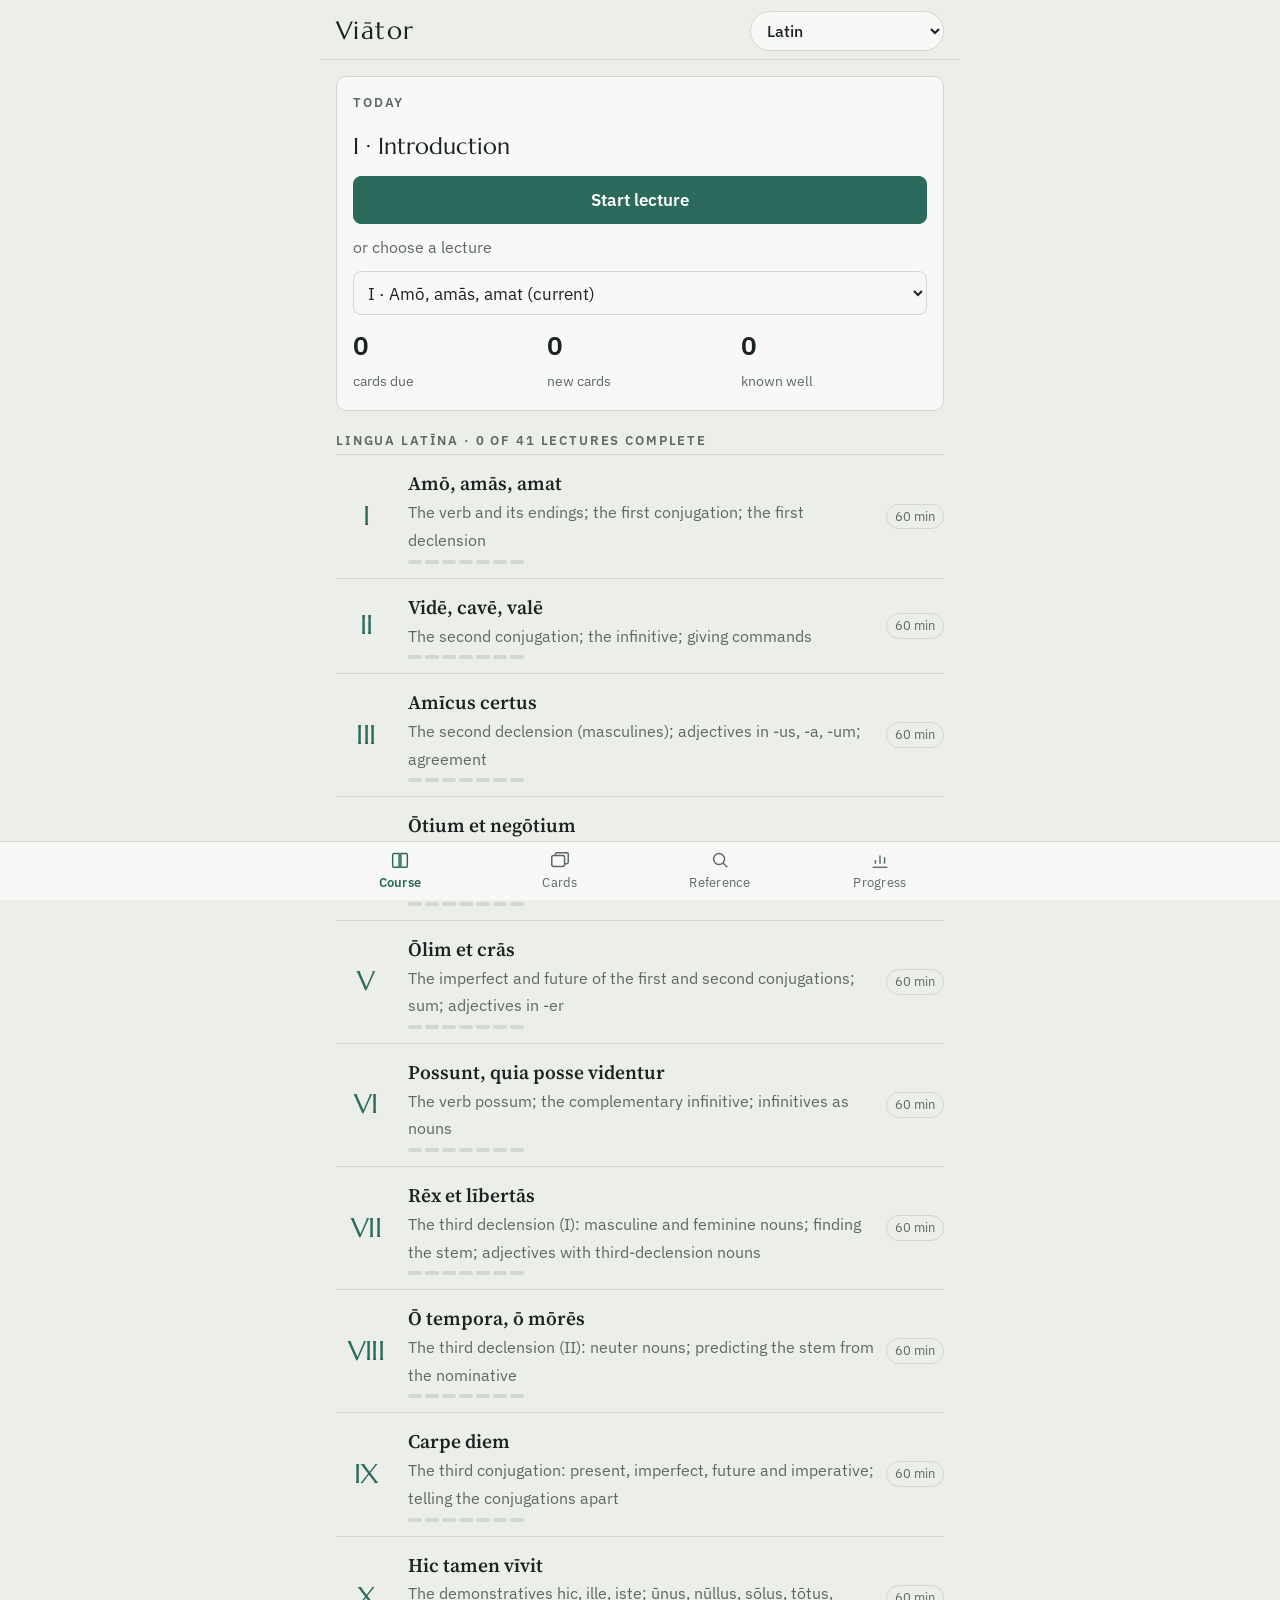
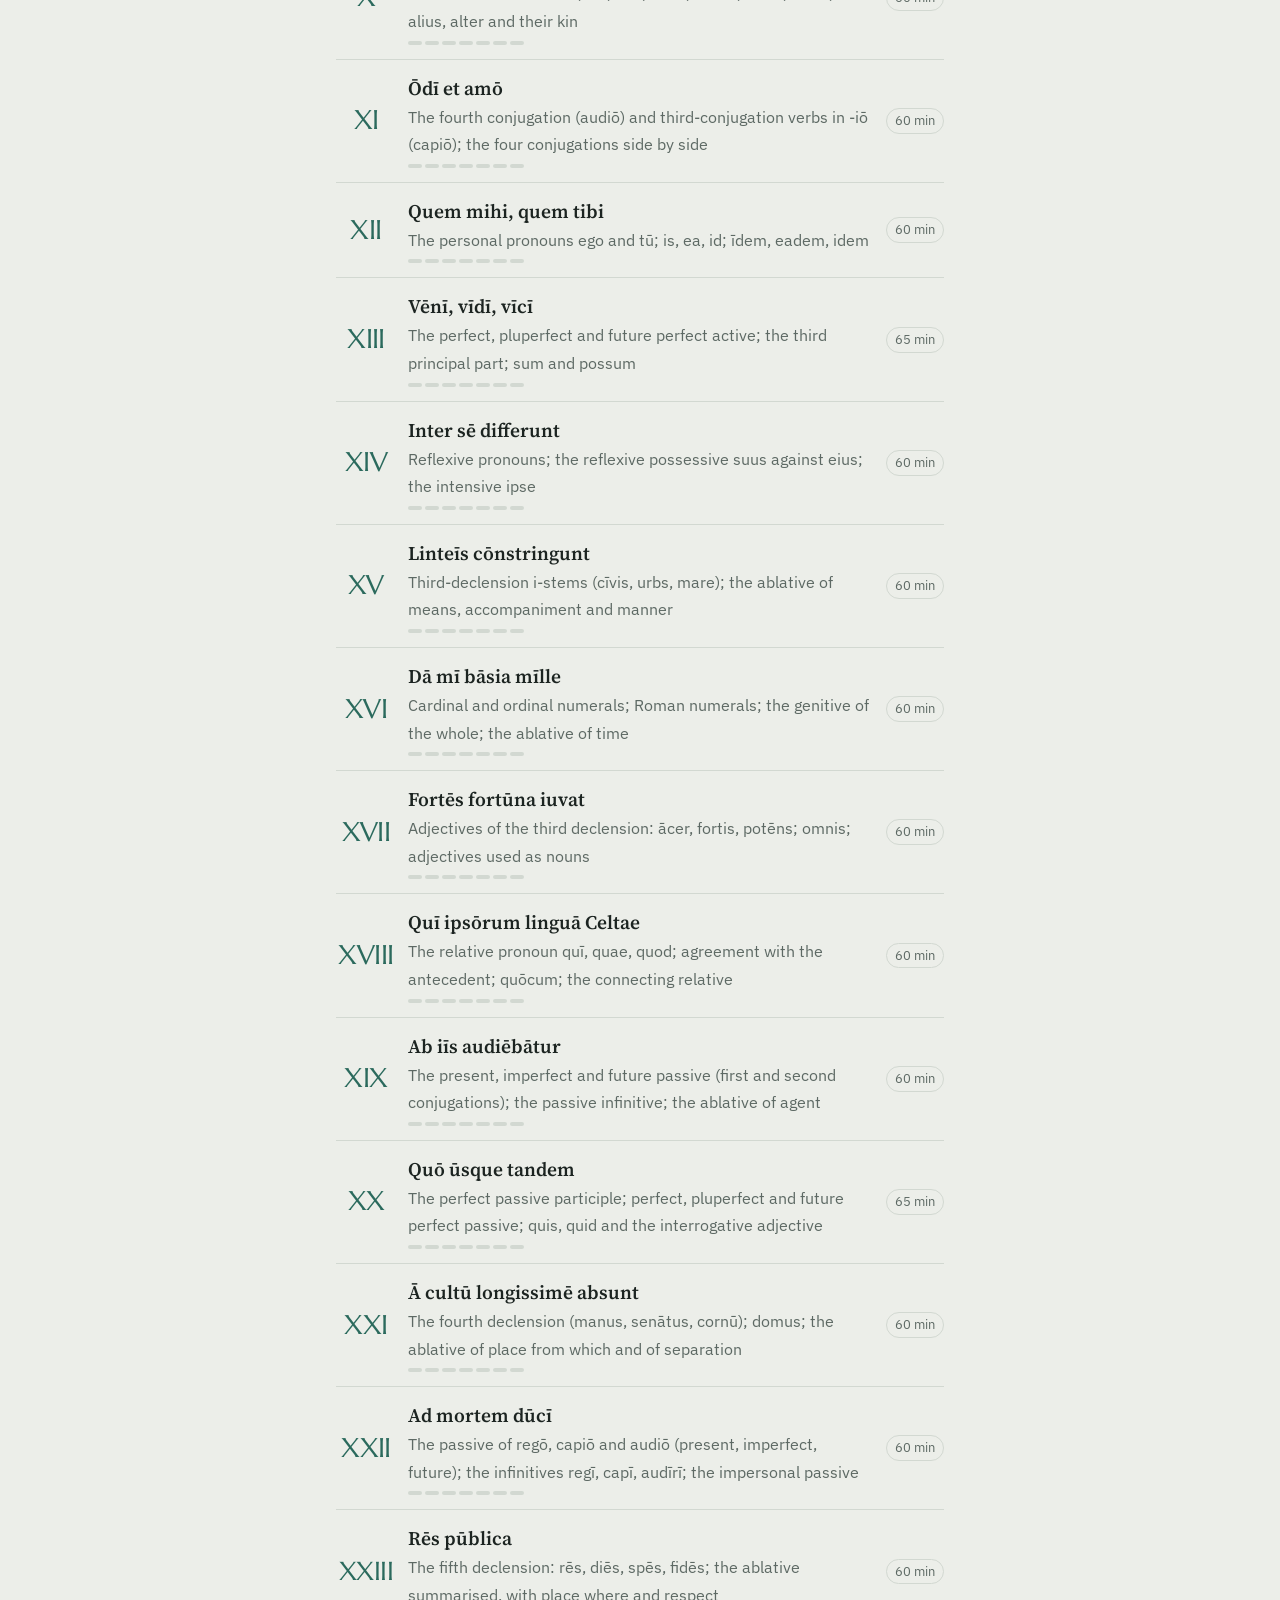
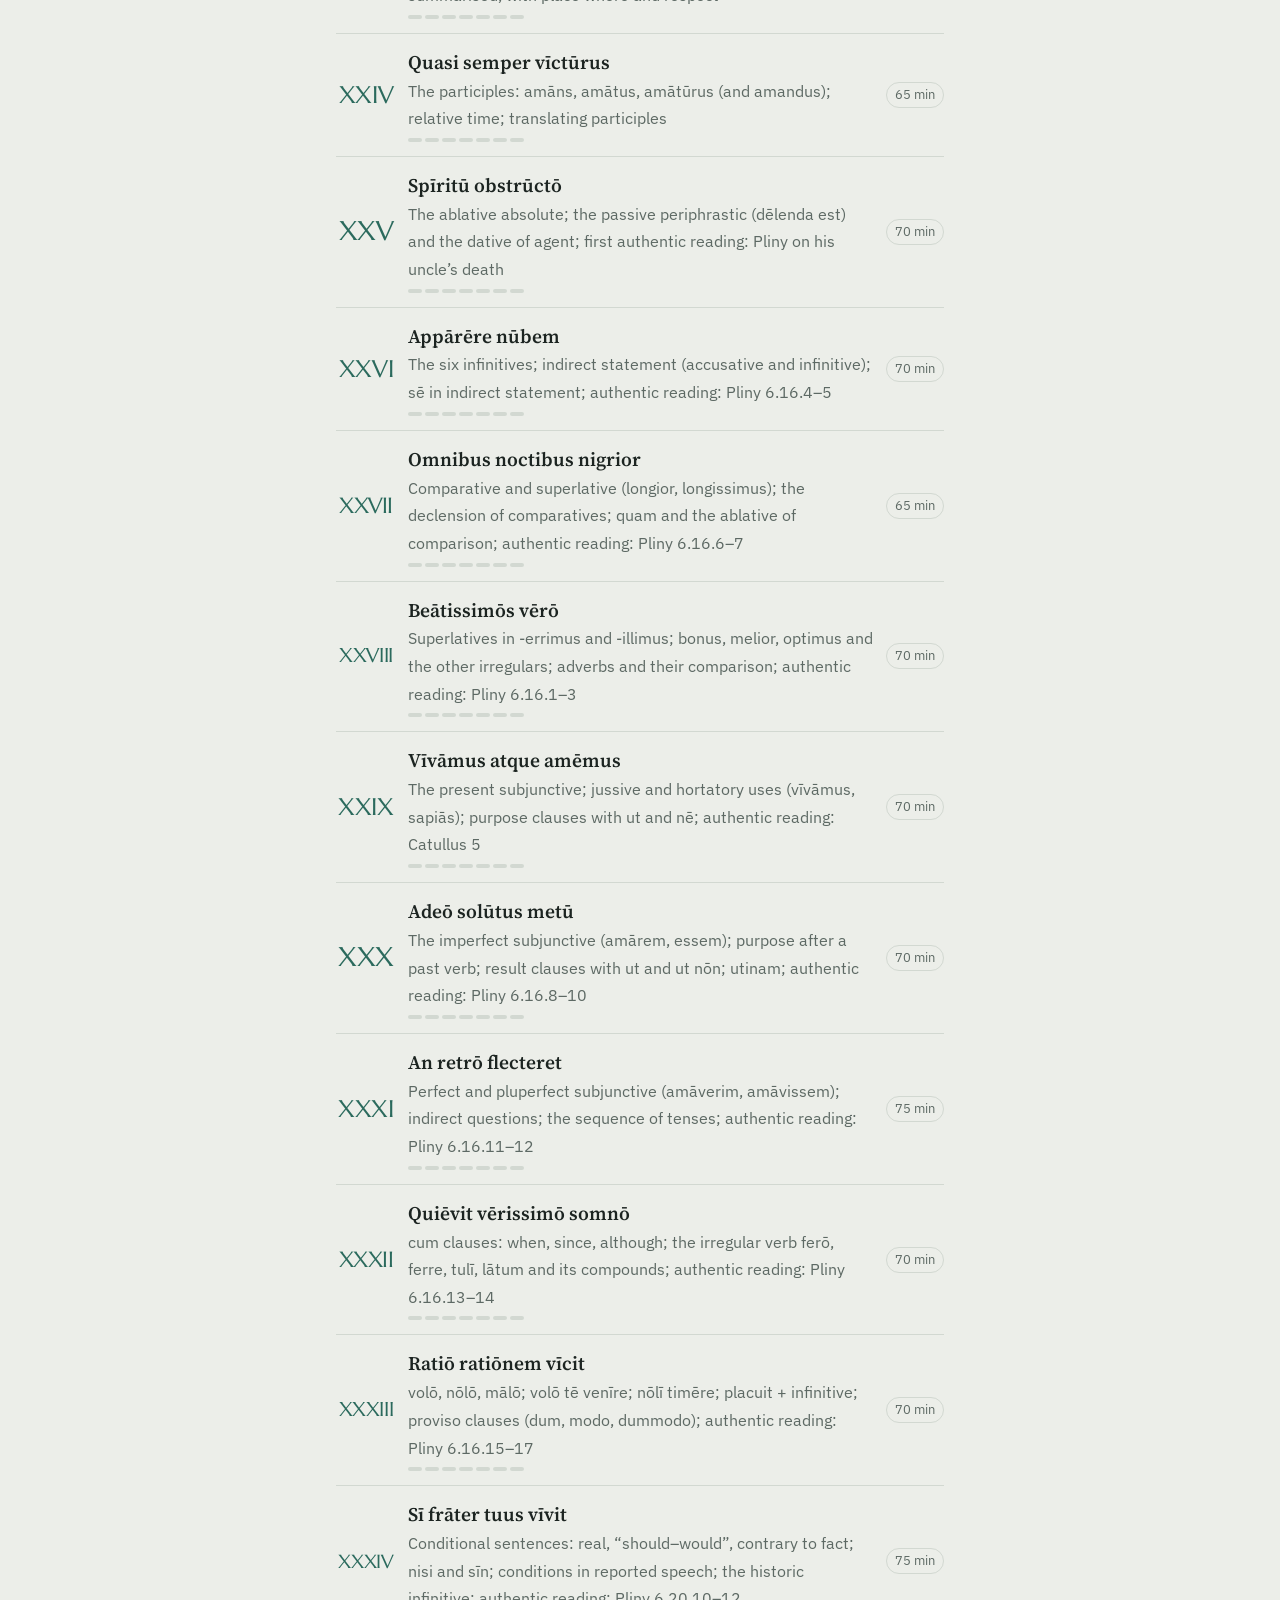
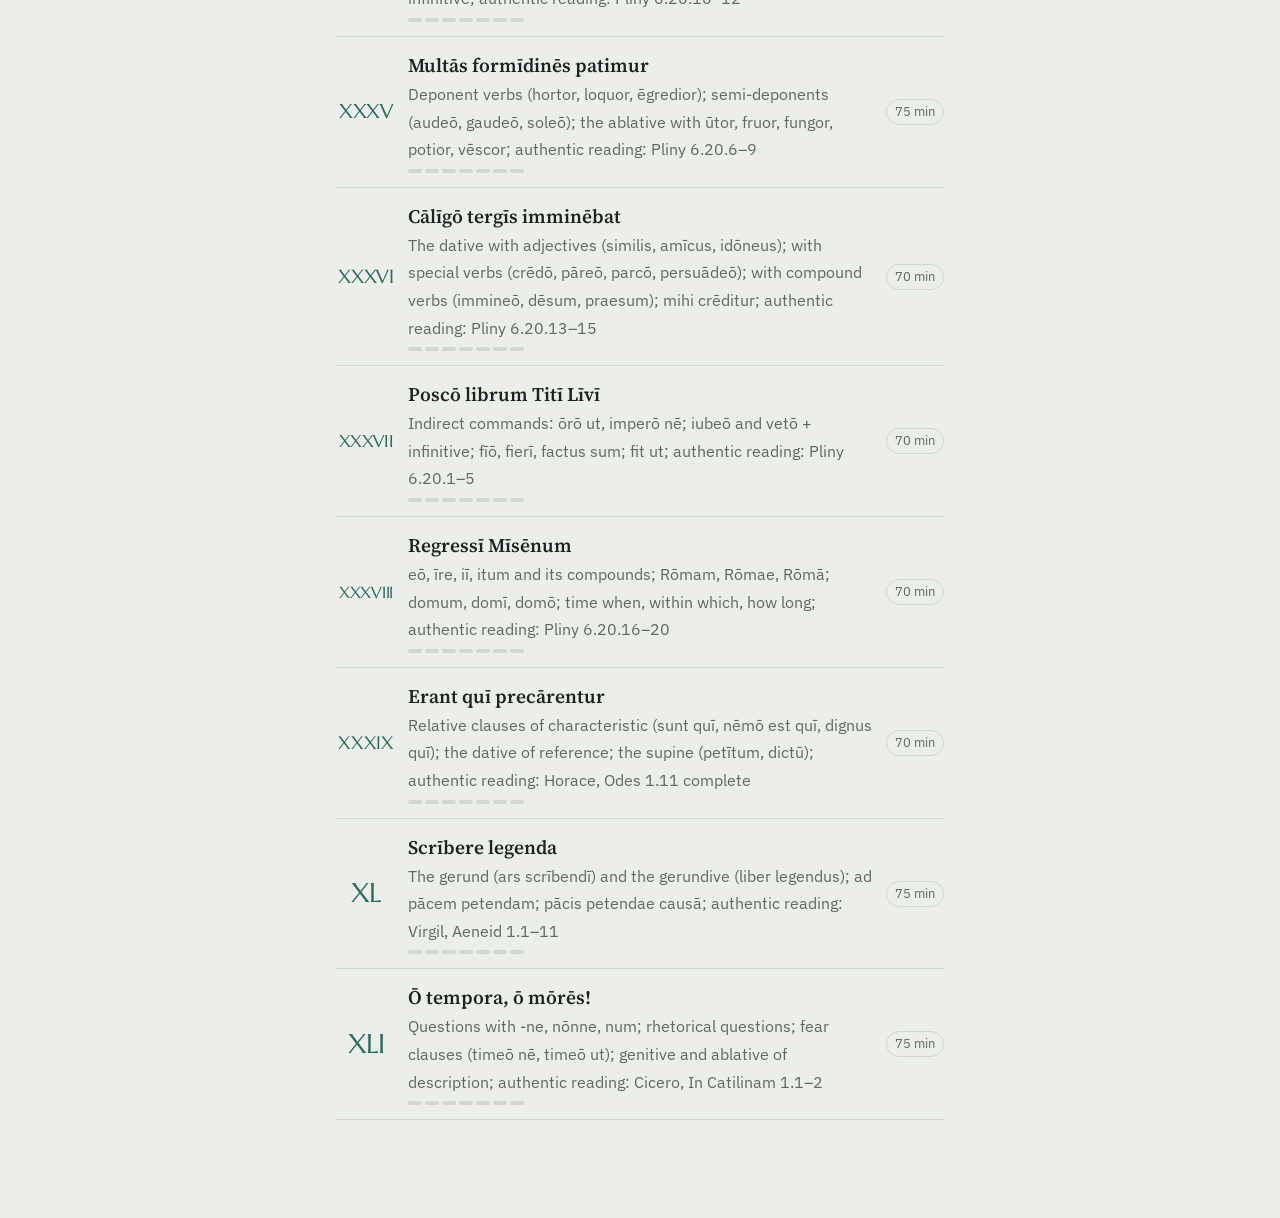
<file: index.html>
<!doctype html>
<html lang="en-GB">
<head>
<meta charset="utf-8">
<meta name="viewport" content="width=device-width, initial-scale=1, viewport-fit=cover">
<title>Viātor</title>
<meta name="theme-color" content="#eceee9" media="(prefers-color-scheme: light)">
<meta name="theme-color" content="#111614" media="(prefers-color-scheme: dark)">
<meta name="apple-mobile-web-app-capable" content="yes">
<meta name="mobile-web-app-capable" content="yes">
<meta name="apple-mobile-web-app-title" content="Viātor">
<meta name="apple-mobile-web-app-status-bar-style" content="default">
<link rel="manifest" href="manifest.webmanifest">
<link rel="apple-touch-icon" href="icons/icon-180.png">
<link rel="icon" href="icons/icon-192.png">
<link rel="preconnect" href="https://fonts.googleapis.com">
<link rel="preconnect" href="https://fonts.gstatic.com" crossorigin>
<link rel="stylesheet" href="https://fonts.googleapis.com/css2?family=IBM+Plex+Sans:wght@400;500;600&family=Marcellus&family=Source+Serif+4:ital,opsz,wght@0,8..60,400;0,8..60,600;1,8..60,400&display=swap">
<link rel="stylesheet" href="https://fonts.googleapis.com/css2?family=Noto+Serif&text=%EA%9D%9B%EA%9D%91%EA%9D%93%E2%81%8A%E2%82%B0%C5%BF%EA%9D%B0&display=swap">
<link rel="stylesheet" href="app.css">
</head>
<body>
<div id="app"></div>
<script src="app.js" data-content="content/"></script>
<script>
  if ('serviceWorker' in navigator && location.protocol === 'https:') {
    // When a new version has been downloaded and takes over, the app decides when to reload (Viator.updateReady),
    // so that an exercise or test in progress is not lost.
    var hadController = !!navigator.serviceWorker.controller, reloaded = false;
    navigator.serviceWorker.addEventListener('controllerchange', function () {
      if (!hadController || reloaded) { hadController = true; return; }
      reloaded = true;
      if (window.Viator && window.Viator.updateReady) window.Viator.updateReady(); else location.reload();
    });
    navigator.serviceWorker.register('sw.js').then(function (reg) { reg.update(); }).catch(function () {});
  }
</script>
</body>
</html>
</file>
<file: app.css>
/* Viātor — phone-first study app. Layout: single column, sticky header, fixed tab bar at the bottom. */
:root {
  --bg: #eceee9;
  --surface: #f8f9f6;
  --ink: #1c2421;
  --muted: #5d6964;
  --line: #d2d8d1;
  --accent: #2b6a5d;
  --accent-ink: #ffffff;
  --accent-soft: #d6e5df;
  --ochre: #8c600e;
  --good: #2c7a4c;
  --good-soft: #dcefe2;
  --bad: #ad3a2e;
  --bad-soft: #f4dfdb;
  --font-display: "Marcellus", "Trajan Pro", Georgia, serif;
  --font-text: "Source Serif 4", "Noto Serif", "Iowan Old Style", Georgia, serif;
  --font-ui: "IBM Plex Sans", -apple-system, "Segoe UI", Roboto, sans-serif;
  --sea: #d4e2e3;
  --landfill: #ece6d6;
  --coast: #8b9a90;
  --radius: 10px;
  --tabbar-h: 58px;
}
@media (prefers-color-scheme: dark) {
  :root:not([data-theme="light"]) {
    --bg: #111614; --surface: #19201d; --ink: #e3e9e5; --muted: #93a19b; --line: #2b3531;
    --accent: #6cb7a4; --accent-ink: #0c1311; --accent-soft: #1e3530; --ochre: #d6a649;
    --good: #6cc48f; --good-soft: #1b3326; --bad: #e27b6f; --bad-soft: #3a211e;
    --sea: #15242a; --landfill: #23302b; --coast: #4d5f57;
    color-scheme: dark;
  }
}
:root[data-theme="dark"] {
  --bg: #111614; --surface: #19201d; --ink: #e3e9e5; --muted: #93a19b; --line: #2b3531;
  --accent: #6cb7a4; --accent-ink: #0c1311; --accent-soft: #1e3530; --ochre: #d6a649;
  --good: #6cc48f; --good-soft: #1b3326; --bad: #e27b6f; --bad-soft: #3a211e;
  --sea: #15242a; --landfill: #23302b; --coast: #4d5f57;
  color-scheme: dark;
}

* { box-sizing: border-box; }
html { font-size: calc(16px * var(--scale, 1.15)); touch-action: manipulation; }
html, body { background: var(--bg); color: var(--ink); }
body {
  margin: 0;
  font-family: var(--font-ui);
  font-size: 1rem;
  line-height: 1.5;
  -webkit-text-size-adjust: 100%;
  -webkit-tap-highlight-color: transparent;
}
body::before {
  content: ""; position: fixed; inset: 0 0 auto; height: env(safe-area-inset-top, 0px);
  z-index: 10; background: var(--bg);
}
button, input, textarea, select { font: inherit; color: inherit; }
button { cursor: pointer; }
:focus-visible { outline: 2px solid var(--accent); outline-offset: 2px; }
button:active:not(:disabled), summary:active { filter: brightness(0.92); }
:root[data-theme="dark"] button:active:not(:disabled) { filter: brightness(1.15); }
@media (prefers-color-scheme: dark) { :root:not([data-theme="light"]) button:active:not(:disabled) { filter: brightness(1.15); } }

.app { max-width: 640px; margin: 0 auto; min-height: 100%; padding-bottom: calc(var(--tabbar-h) + env(safe-area-inset-bottom, 0px) + 24px); }
.gutter { padding-left: max(16px, env(safe-area-inset-left, 0px)); padding-right: max(16px, env(safe-area-inset-right, 0px)); }

/* Header */
.top {
  position: sticky; top: env(safe-area-inset-top, 0px); z-index: 5;
  background: var(--bg);
  display: flex; align-items: center; gap: 12px;
  padding-block: 12px 10px;
  border-bottom: 1px solid var(--line);
}
.brand { font-family: var(--font-display); font-size: 1.35rem; letter-spacing: 0.06em; margin: 0; }
.top .spacer { flex: 1; }
.coursepick {
  border: 1px solid var(--line); background: var(--surface); border-radius: 999px;
  padding: 4px 12px; font-size: max(16px, 0.85rem); font-weight: 500; min-height: 40px; margin-block: -4px;
}
.back { background: none; border: 0; padding: 4px 12px 4px 0; color: var(--accent); font-weight: 500; min-height: 44px; margin-block: -4px; }

/* Tab bar */
.tabs {
  position: fixed; left: 0; right: 0; bottom: 0; z-index: 6;
  background: var(--surface); border-top: 1px solid var(--line);
  padding-bottom: env(safe-area-inset-bottom, 0px);
  padding-left: env(safe-area-inset-left, 0px); padding-right: env(safe-area-inset-right, 0px);
}
.tabs-inner { max-width: 640px; margin: 0 auto; display: grid; grid-template-columns: repeat(4, 1fr); height: var(--tabbar-h); }
.tab { background: none; border: 0; display: flex; flex-direction: column; align-items: center; justify-content: center; gap: 2px; font-size: 0.72rem; color: var(--muted); letter-spacing: 0.02em; position: relative; }
.tab svg { width: 22px; height: 22px; stroke: currentColor; fill: none; stroke-width: 1.6; }
.tab[aria-current="page"] { color: var(--accent); font-weight: 600; }
.tab .badge { position: absolute; top: 6px; left: 54%; background: var(--accent); color: var(--accent-ink); font-size: 0.65rem; border-radius: 999px; padding: 0 5px; line-height: 16px; min-width: 16px; text-align: center; font-variant-numeric: tabular-nums; }

/* Generic */
main { padding-block: 16px; display: flex; flex-direction: column; gap: 20px; }
h1, h2, h3 { text-wrap: balance; }
h2.section { font-family: var(--font-display); font-weight: 400; font-size: 1.5rem; margin: 0; letter-spacing: 0.02em; }
.eyebrow { font-size: 0.72rem; text-transform: uppercase; letter-spacing: 0.14em; color: var(--muted); font-weight: 600; margin: 0 0 4px; }
.muted { color: var(--muted); }
.small { font-size: 0.85rem; }
.stack { display: flex; flex-direction: column; gap: 12px; }
.row { display: flex; gap: 8px; flex-wrap: wrap; align-items: center; }
.panel { background: var(--surface); border: 1px solid var(--line); border-radius: var(--radius); padding: 16px; }
.btn {
  border: 1px solid var(--accent); background: var(--accent); color: var(--accent-ink);
  border-radius: 8px; padding: 10px 16px; font-weight: 600; font-size: 0.95rem; min-height: 44px;
}
.btn.ghost { background: transparent; color: var(--accent); }
.btn.quiet { background: transparent; border-color: var(--line); color: var(--ink); font-weight: 500; }
.btn.danger { background: transparent; border-color: var(--bad); color: var(--bad); }
.btn.wide { width: 100%; }
.btn:disabled { opacity: 0.45; cursor: default; }

/* Latin text */
.la { font-family: var(--font-text); font-weight: 600; }
.prose { font-family: var(--font-text); font-size: 1.06rem; line-height: 1.62; }
.prose p, .prose ul, .prose ol { margin: 0 0 0.85em; max-width: 65ch; }
.prose h3 { font-family: var(--font-ui); font-size: 0.8rem; text-transform: uppercase; letter-spacing: 0.12em; color: var(--muted); margin: 1.4em 0 0.5em; }
.prose li { margin-bottom: 0.35em; }
.prose .aside { font-size: 0.95rem; color: var(--muted); border-left: 2px solid var(--ochre); padding-left: 12px; }
.prose .big { font-size: 1.5rem; margin-bottom: 0.3em; }
.gl { font-family: var(--font-ui); font-size: 0.82rem; color: var(--muted); font-weight: 400; }
.tablewrap { overflow-x: auto; margin: 0 0 1em; }
table { border-collapse: collapse; font-size: 0.98rem; min-width: 100%; }
th, td { text-align: left; padding: 7px 10px; border-bottom: 1px solid var(--line); vertical-align: top; }
thead th { font-family: var(--font-ui); font-size: 0.72rem; text-transform: uppercase; letter-spacing: 0.1em; color: var(--muted); font-weight: 600; }
tbody th { font-family: var(--font-ui); font-size: 0.85rem; font-weight: 500; color: var(--muted); white-space: nowrap; }

/* Home */
.today { display: grid; gap: 12px; }
.today .lead { font-family: var(--font-display); font-size: 1.25rem; margin: 0; }
.stats3 { display: grid; grid-template-columns: repeat(3, 1fr); gap: 8px; }
.stat { text-align: left; }
.stat b { display: block; font-size: 1.4rem; font-variant-numeric: tabular-nums; font-weight: 600; }
.stat span { font-size: 0.75rem; color: var(--muted); }
.nudge { border: 1px solid var(--ochre); border-radius: var(--radius); padding: 12px 14px; display: flex; gap: 12px; align-items: center; flex-wrap: wrap; font-size: 0.92rem; }
.nudge p { margin: 0; flex: 1 1 200px; min-width: 0; }

.lectures { display: flex; flex-direction: column; border-top: 1px solid var(--line); }
.lect { display: grid; grid-template-columns: 60px 1fr auto; gap: 12px; align-items: center; padding: 14px 0; border-bottom: 1px solid var(--line); background: none; border-left: 0; border-right: 0; border-top: 0; text-align: left; width: 100%; }
.lect .num { font-family: var(--font-display); font-size: 1.7rem; text-align: center; color: var(--accent); line-height: 1; white-space: nowrap; letter-spacing: -0.02em; }
.lect .t { font-family: var(--font-text); font-weight: 600; font-size: 1.05rem; }
.lect > span:nth-child(2), .lhead > div { min-width: 0; overflow-wrap: break-word; }
.lect .s { font-size: 0.85rem; color: var(--muted); }
.lect.planned .num, .lect.planned .t { color: var(--muted); font-weight: 400; }
.lect.planned { cursor: default; }
.dots { display: flex; gap: 3px; margin-top: 6px; }
.dots i { width: 14px; height: 4px; border-radius: 2px; background: var(--line); }
.dots i.on { background: var(--accent); }
.pill { font-size: 0.72rem; border-radius: 999px; padding: 2px 8px; border: 1px solid var(--line); color: var(--muted); white-space: nowrap; }
.pill.done { border-color: var(--good); color: var(--good); }

/* Lecture */
.lhead { display: grid; grid-template-columns: auto 1fr; gap: 16px; align-items: center; }
.lhead .numeral { font-family: var(--font-display); font-size: 3.4rem; line-height: 0.85; color: var(--accent); }
.lhead .numeral { white-space: nowrap; }
.lhead h1 { font-family: var(--font-text); font-size: 1.5rem; margin: 0; line-height: 1.2; }
.lmini { margin: 0; font-size: 1rem; white-space: nowrap; overflow: hidden; text-overflow: ellipsis; }
.lmini .numeral { font-family: var(--font-display); color: var(--accent); margin-right: 4px; }
.lhead p { margin: 4px 0 0; color: var(--muted); font-size: 0.9rem; }
.chips { display: flex; gap: 6px; overflow-x: auto; padding-bottom: 4px; scrollbar-width: none; margin: 0 calc(-1 * max(16px, env(safe-area-inset-left, 0px))); padding-left: max(16px, env(safe-area-inset-left, 0px)); padding-right: 16px; }
.chips::-webkit-scrollbar { display: none; }
.chip { flex: none; border: 1px solid var(--line); background: var(--surface); border-radius: 999px; padding: 6px 13px; font-size: 0.85rem; display: flex; align-items: center; gap: 6px; min-height: 44px; }
.chip[aria-current="true"] { background: var(--accent); border-color: var(--accent); color: var(--accent-ink); }
.chip .tick { width: 7px; height: 7px; border-radius: 50%; background: var(--line); }
.chip.done .tick { background: var(--good); }
.chip[aria-current="true"] .tick { background: var(--accent-ink); }

.gblock { border-top: 1px solid var(--line); padding-top: 14px; }
.gblock h3.gt { font-family: var(--font-ui); font-size: 1rem; margin: 0 0 8px; text-transform: none; letter-spacing: 0; color: var(--ink); }

/* Vocabulary */
.vlist { display: flex; flex-direction: column; }
.vitem { padding: 12px 0; border-bottom: 1px solid var(--line); display: grid; gap: 2px; }
.vitem .vla { font-family: var(--font-text); font-weight: 600; font-size: 1.08rem; }
.vitem .vmeta { font-size: 0.8rem; color: var(--muted); }
.vitem .ven { font-size: 0.98rem; }
.vitem .vstress { font-size: 0.8rem; color: var(--ochre); letter-spacing: 0.04em; font-variant-numeric: tabular-nums; }
.vitem .vnote { font-size: 0.85rem; color: var(--muted); }
.g-tag { font-size: 0.7rem; border: 1px solid var(--line); border-radius: 4px; padding: 0 5px; margin-left: 6px; font-family: var(--font-ui); font-weight: 500; color: var(--muted); vertical-align: 2px; }
.speak { border: 1px solid var(--line); background: none; border-radius: 6px; padding: 2px 8px; font-size: 0.8rem; margin-left: 8px; }

/* Exercises */
.exhead { display: flex; justify-content: space-between; align-items: center; font-size: 0.85rem; color: var(--muted); }
.bar { height: 4px; background: var(--line); border-radius: 2px; overflow: hidden; }
.bar > i { display: block; height: 100%; background: var(--accent); transition: width 0.3s; }
.q { font-family: var(--font-text); font-size: 1.15rem; line-height: 1.45; margin: 0; }
.q .hint { display: block; font-family: var(--font-ui); font-size: 0.85rem; color: var(--muted); margin-top: 4px; }
.opts { display: flex; flex-direction: column; gap: 8px; }
.opt { text-align: left; border: 1px solid var(--line); background: var(--surface); border-radius: 8px; padding: 12px 14px; min-height: 48px; font-size: 1rem; }
.opt.right { border-color: var(--good); background: var(--good-soft); }
.opt.wrong { border-color: var(--bad); background: var(--bad-soft); }
.field { width: 100%; border: 1px solid var(--line); background: var(--surface); border-radius: 8px; padding: 12px; font-family: var(--font-text); font-size: max(16px, 1.1rem); min-height: 48px; }
.field.right { border-color: var(--good); background: var(--good-soft); }
.field.wrong { border-color: var(--bad); background: var(--bad-soft); }
textarea.field { min-height: 88px; resize: vertical; }
.kbd { display: flex; gap: 6px; flex-wrap: wrap; }
.kbd button { border: 1px solid var(--line); background: var(--surface); border-radius: 6px; min-width: 44px; min-height: 44px; font-family: var(--font-text); font-size: 1.1rem; }
.feedback { border-radius: 8px; padding: 12px 14px; font-size: 0.95rem; }
.feedback.ok { background: var(--good-soft); border: 1px solid var(--good); }
.feedback.no { background: var(--bad-soft); border: 1px solid var(--bad); }
.feedback b { display: block; margin-bottom: 2px; }
.feedback .la { font-weight: 600; }

.ptable { width: 100%; }
.ptable td { padding: 4px; }
.ptable input { width: 100%; min-width: 0; border: 1px solid var(--line); background: var(--surface); border-radius: 6px; padding: 8px; font-family: var(--font-text); font-size: max(16px, 1rem); }
.ptable input.right { border-color: var(--good); background: var(--good-soft); }
.ptable input.wrong { border-color: var(--bad); background: var(--bad-soft); }
.ptable .sol { display: block; font-size: 0.8rem; color: var(--bad); padding: 2px 4px 0; font-family: var(--font-text); }

.match { display: grid; grid-template-columns: 1fr 1fr; gap: 8px; }
.match .col { display: flex; flex-direction: column; gap: 8px; min-width: 0; }
.match button { border: 1px solid var(--line); background: var(--surface); border-radius: 8px; padding: 10px; min-height: 48px; text-align: left; font-size: 0.95rem; overflow-wrap: anywhere; }
.match button.sel { border-color: var(--accent); box-shadow: inset 0 0 0 1px var(--accent); }
.match button.matched { opacity: 0.45; border-color: var(--good); }
.match button.miss { border-color: var(--bad); background: var(--bad-soft); }

.order-line { min-height: 56px; border: 1px dashed var(--line); border-radius: 8px; padding: 8px; display: flex; flex-wrap: wrap; gap: 6px; align-items: flex-start; }
.order-bank { display: flex; flex-wrap: wrap; gap: 6px; }
.tok { border: 1px solid var(--line); background: var(--surface); border-radius: 6px; padding: 8px 10px; font-size: 0.95rem; min-height: 44px; }
.order-line .tok { background: var(--accent-soft); border-color: var(--accent); }

/* Reading */
.reading { font-family: var(--font-text); font-size: 1.2rem; line-height: 1.85; }
.reading .w { cursor: pointer; border-radius: 3px; padding: 0 1px; }
.reading .w.sel { background: var(--accent-soft); box-shadow: 0 2px 0 var(--accent); }
.reading .w.new { text-decoration: underline dotted var(--ochre); text-underline-offset: 4px; }
.glossbox { position: sticky; bottom: calc(var(--tabbar-h) + env(safe-area-inset-bottom, 0px) + 8px); background: var(--surface); border: 1px solid var(--accent); border-radius: var(--radius); padding: 12px 14px; font-size: 0.95rem; }
.glossbox .la { font-size: 1.05rem; }

/* Flashcards */
.deckpick { display: grid; grid-template-columns: repeat(3, 1fr); gap: 6px; }
.seg { border: 1px solid var(--line); background: var(--surface); border-radius: 8px; padding: 10px 6px; font-size: 0.88rem; }
.seg[aria-pressed="true"] { background: var(--accent); color: var(--accent-ink); border-color: var(--accent); font-weight: 600; }
.card {
  background: var(--surface); border: 1px solid var(--line); border-radius: 14px;
  min-height: 260px; padding: 24px 20px; display: flex; flex-direction: column; justify-content: center; align-items: center; text-align: center; gap: 12px;
  width: 100%;
}
.card .front { font-family: var(--font-text); font-size: 1.7rem; font-weight: 600; line-height: 1.25; overflow-wrap: anywhere; }
.card .front.small { font-size: 1.15rem; font-family: var(--font-ui); font-weight: 500; }
.card .answer { font-family: var(--font-text); font-size: 1.2rem; border-top: 1px solid var(--line); padding-top: 12px; width: 100%; overflow-wrap: anywhere; }
.card .meta { font-size: 0.8rem; color: var(--muted); }
.card .tapnote { font-size: 0.8rem; color: var(--muted); }
.grade { display: grid; grid-template-columns: repeat(3, 1fr); gap: 8px; }
.grade .btn { padding: 10px 4px; }
.grade small { display: block; font-weight: 400; font-size: 0.72rem; }

/* Progress */
.boxes { display: grid; grid-template-columns: repeat(8, 1fr); gap: 4px; align-items: end; height: 90px; }
.boxes div { display: flex; flex-direction: column; justify-content: flex-end; align-items: center; height: 100%; gap: 4px; }
.boxes i { width: 100%; background: var(--accent); border-radius: 3px 3px 0 0; min-height: 2px; }
.boxes span { font-size: 0.7rem; color: var(--muted); font-variant-numeric: tabular-nums; }
.kv { display: grid; grid-template-columns: 1fr auto; gap: 6px 12px; font-size: 0.95rem; }
.kv dt { color: var(--muted); }
.kv dd { margin: 0; text-align: right; font-variant-numeric: tabular-nums; }
.setting { display: flex; flex-wrap: wrap; justify-content: space-between; align-items: center; gap: 8px 12px; padding: 10px 0; border-bottom: 1px solid var(--line); }
.setting:last-child { border-bottom: 0; }
.setting label { flex: 1 1 8em; min-width: 0; }
.setting select.field { max-width: 100%; }
.setting small { display: block; color: var(--muted); font-size: 0.8rem; }
.switch { appearance: none; -webkit-appearance: none; width: 46px; height: 28px; border-radius: 14px; background: var(--line); position: relative; flex: none; border: 0; }
.switch::after { content: ""; position: absolute; top: 3px; left: 3px; width: 22px; height: 22px; border-radius: 50%; background: var(--surface); transition: left 0.2s; }
.switch:checked { background: var(--accent); }
.switch:checked::after { left: 21px; }
select.field { min-height: 44px; padding: 6px 10px; font-family: var(--font-ui); font-size: max(16px, 0.95rem); width: auto; }

.search { position: sticky; top: calc(env(safe-area-inset-top, 0px) + var(--top-h, 60px) - 1px); z-index: 4; background: var(--bg); padding-block: 4px 8px; }
.updatebar { position: fixed; left: 50%; transform: translateX(-50%); bottom: calc(var(--tabbar-h) + env(safe-area-inset-bottom, 0px) + 12px); width: min(560px, calc(100% - 32px)); box-sizing: border-box; display: flex; gap: 12px; align-items: center; justify-content: space-between; background: var(--surface); color: var(--ink); border: 1px solid var(--ochre); border-radius: var(--radius); padding: 10px 12px 10px 14px; font-family: var(--font-ui); font-size: 0.92rem; z-index: 19; box-shadow: 0 4px 16px rgba(0,0,0,.12); }
.updatebar span { flex: 1 1 auto; min-width: 0; }
.updatebar .btn { flex: none; white-space: nowrap; }
.toast { position: fixed; left: 50%; transform: translateX(-50%); bottom: calc(var(--tabbar-h) + env(safe-area-inset-bottom, 0px) + 16px); background: var(--ink); color: var(--bg); padding: 10px 16px; border-radius: 8px; font-size: 0.9rem; z-index: 20; max-width: calc(100% - 32px); }

@media (prefers-reduced-motion: reduce) { * { transition: none !important; animation: none !important; } }

/* Grammar jump list, reading notes */
.jump { display: flex; flex-direction: column; border-top: 1px solid var(--line); }
.jump button { text-align: left; background: none; border: 0; border-bottom: 1px solid var(--line); padding: 10px 0; font-size: 0.95rem; color: var(--accent); min-height: 44px; }
.gblock, #revision, #backup { scroll-margin-top: calc(env(safe-area-inset-top, 0px) + var(--top-h, 60px) + 8px); }
/* revision: which lecture an item comes from */
.from { margin: 0; }
details.panel summary { cursor: pointer; font-weight: 500; }
summary { padding-block: 10px; margin-block: -10px; }
.notes { margin: 12px 0 0; display: grid; gap: 4px; }
.notes dt { font-family: var(--font-text); font-weight: 600; margin-top: 10px; }
.notes dt:first-child { margin-top: 0; }
.notes dd { margin: 0; font-size: 0.98rem; }
.notes dd p { margin: 0; }

/* Two-way toggle (reading: normalised / as written) */
.deckpick.two { grid-template-columns: repeat(2, 1fr); }
.ven .muted { font-size: 0.9em; }

/* Reading: keep line breaks in source texts */
.reading { white-space: pre-line; }
.prose a, .notes a { color: var(--accent); text-underline-offset: 3px; }

/* Reference sub-pages */
.refnav { margin-top: -4px; }
.timeline { list-style: none; margin: 0; padding: 0; border-left: 2px solid var(--line); }
.timeline li { display: grid; grid-template-columns: 4.2em 1fr; gap: 10px; padding: 0 0 16px 12px; position: relative; }
.timeline li::before { content: ""; position: absolute; left: -6px; top: 6px; width: 10px; height: 10px; border-radius: 50%; background: var(--accent); }
.timeline .yr { font-family: var(--font-display); color: var(--accent); font-variant-numeric: tabular-nums; }
.timeline b { font-family: var(--font-text); font-size: 1.02rem; }
.timeline .tltext { margin: 2px 0 0; font-size: 0.92rem; color: var(--ink); min-width: 0; }
.timeline div { min-width: 0; }
.mapwrap { overflow-x: auto; border: 1px solid var(--line); border-radius: var(--radius); background: var(--sea); }
.map { display: block; width: 1000px; max-width: none; height: auto; }
.map .sea { fill: var(--sea); }
.map .land { fill: var(--landfill); stroke: var(--coast); stroke-width: 0.8; }
.map .mk { fill: var(--accent); stroke: var(--surface); stroke-width: 1.5; }
.map .mk.kontor { fill: var(--ochre); }
.map .mk.on { stroke: var(--ink); stroke-width: 3; }
.map .lbl { font: 500 13px var(--font-ui); fill: var(--ink); paint-order: stroke; stroke: var(--landfill); stroke-width: 3px; stroke-linejoin: round; }
.map .lbl.major { font-weight: 700; font-size: 15px; }
.map .hit { fill: transparent; }
.map .place { cursor: pointer; }
.row .chip { margin-bottom: 2px; }

/* Pictures from Wikimedia Commons */
.fig { margin: 1.1em 0; display: flex; flex-direction: column; gap: 6px; }
.fig img { width: 100%; max-width: 100%; height: auto; border-radius: 6px; background: var(--line); min-height: 120px; object-fit: contain; }
.fig figcaption { font-family: var(--font-ui); font-size: 0.82rem; line-height: 1.45; color: var(--muted); }
.fig .credit { display: block; margin-top: 2px; font-size: 0.92em; }
.fig-missing { font-family: var(--font-ui); font-size: 0.85rem; color: var(--muted); border: 1px dashed var(--line); border-radius: 6px; padding: 14px; margin: 0; }

.fig a { color: var(--accent); text-underline-offset: 3px; }

/* Review 2 (phone use) */
/* Reading: verse lines that are too long for the screen continue indented, as in printed poetry */
.reading.verse .ln { display: block; padding-left: 3em; text-indent: -3em; }
.reading.verse .ln.gap { height: 0.9em; }
/* The note on the source of a reading: two lines, the rest on tap */
.srcnote summary { list-style: none; font-size: 0.85rem; color: var(--muted); cursor: pointer; }
.srcnote summary::-webkit-details-marker { display: none; }
.srcnote:not([open]) .pv { display: -webkit-box; -webkit-box-orient: vertical; -webkit-line-clamp: 2; line-clamp: 2; overflow: hidden; }
.srcnote summary::after { content: "more"; display: block; color: var(--accent); font-weight: 500; }
.srcnote[open] summary::after { content: "less"; }
/* Quotations of whole passages: regular weight with a rule; single words in running text stay bold */
.prose p.la:not(.big) { font-weight: 400; border-left: 2px solid var(--line); padding-left: 12px; }
/* Tables on phones: tighter cells; a fade on the right while there is more to scroll to */
@media (max-width: 480px) {
  table:not(.ptable) th, table:not(.ptable) td { padding: 7px 6px; }
  table:not(.ptable) tr > :first-child { padding-left: 2px; }
}
.tablewrap.more { -webkit-mask-image: linear-gradient(to right, #000 calc(100% - 36px), transparent); mask-image: linear-gradient(to right, #000 calc(100% - 36px), transparent); }
</file>
